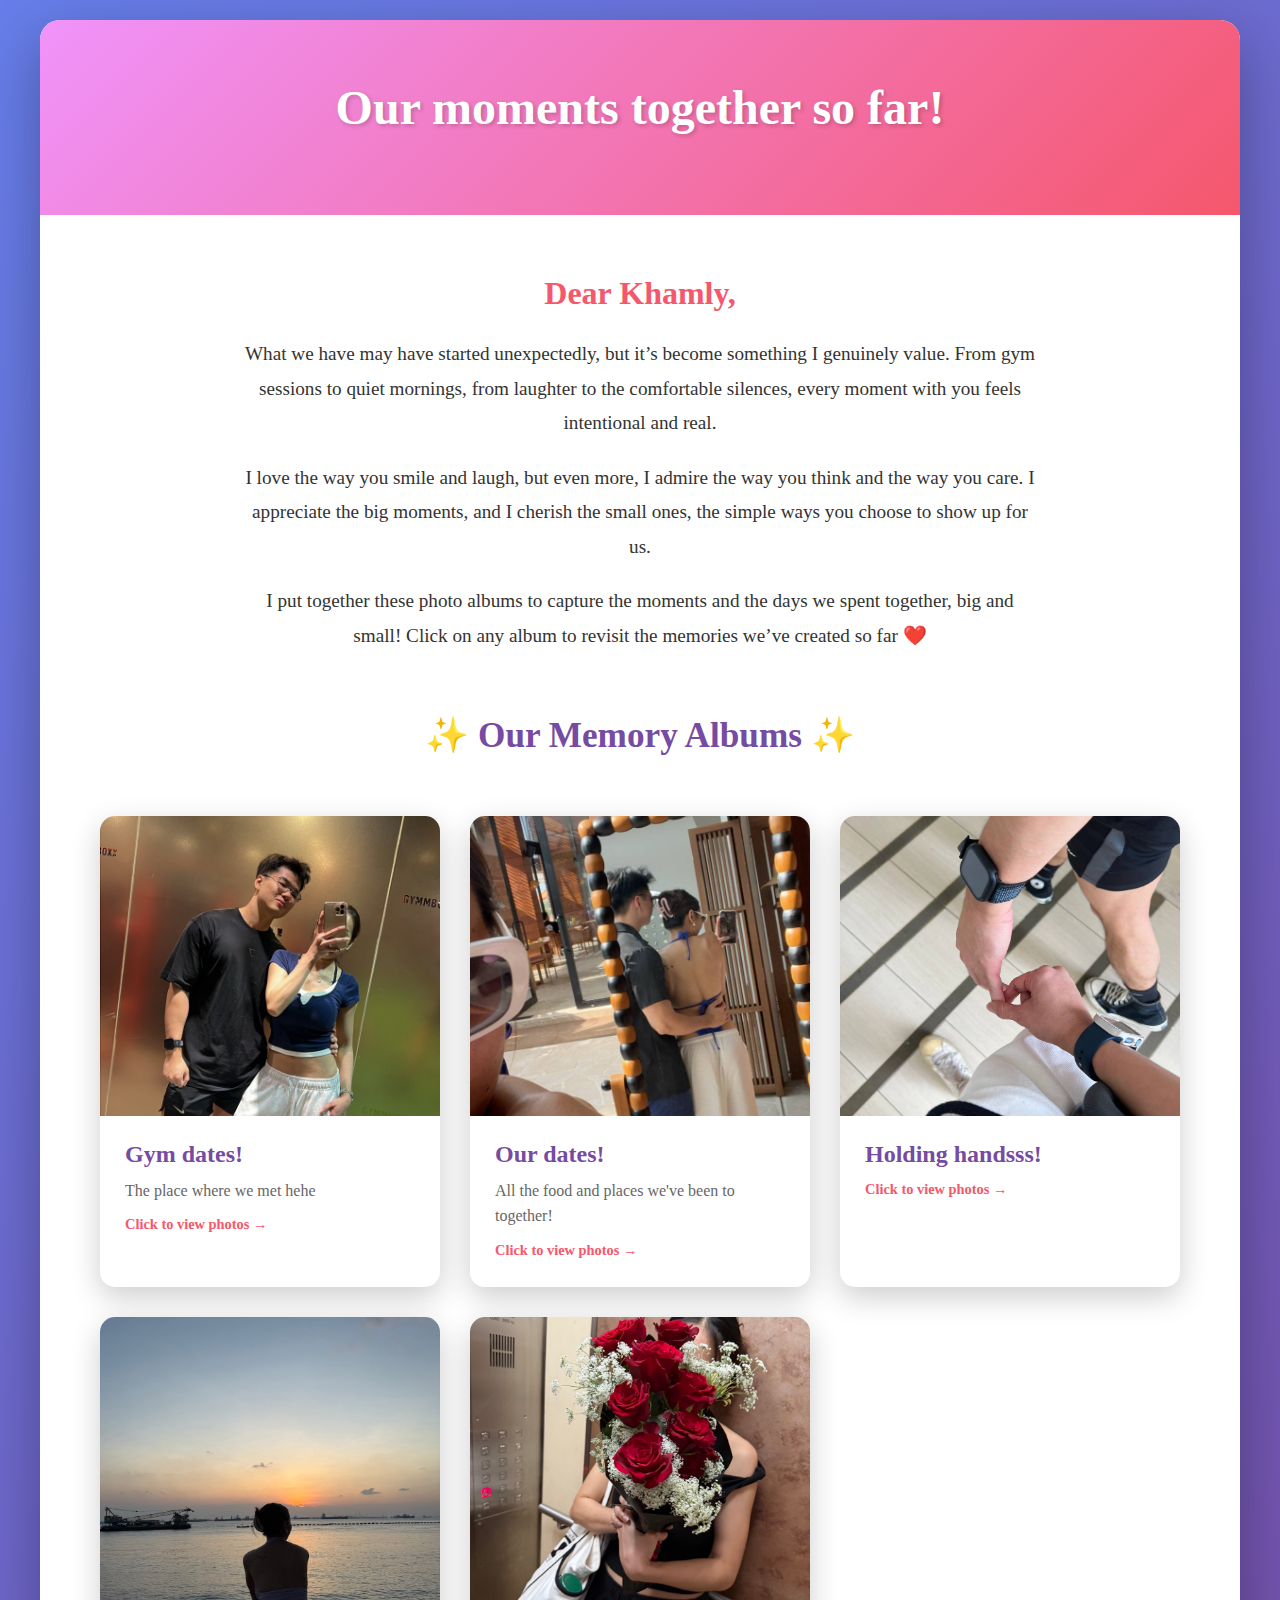
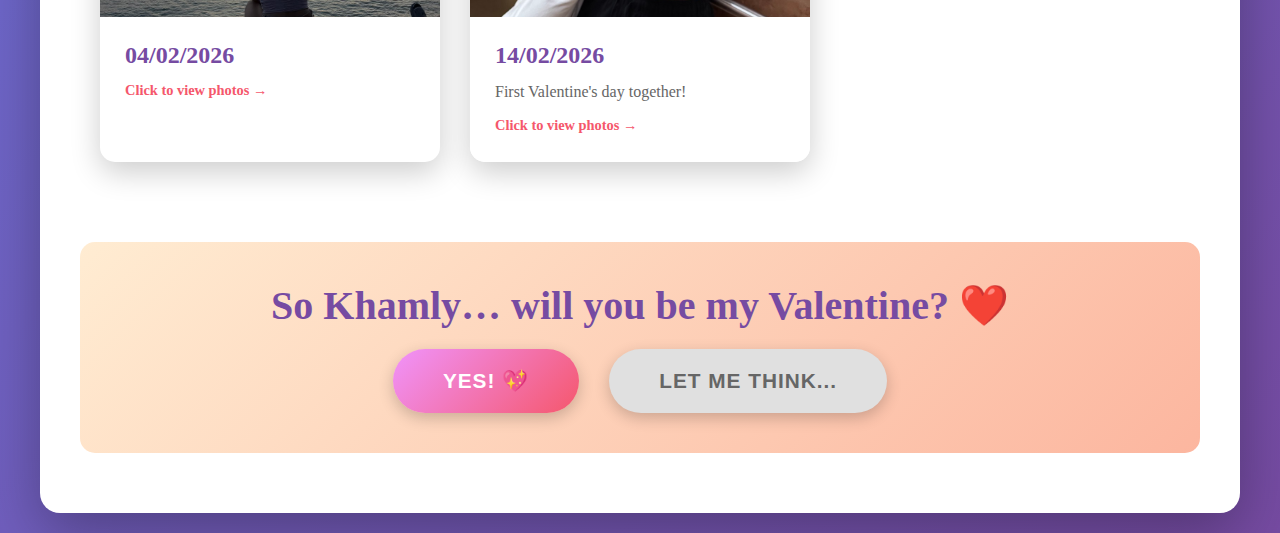
<file: index.html>
<!DOCTYPE html>
<html lang="en">
<head>
    <meta charset="UTF-8">
    <meta name="viewport" content="width=device-width, initial-scale=1.0">
    <title>Will You Be My Valentine? 💕</title>
    <link rel="stylesheet" href="style.css">
</head>
<body>
    <div class="hearts" id="hearts"></div>
    
    <div class="container">
        <div class="header">
            <h1>Our moments together so far!</h1>
        </div>

        <div class="content">
            <div class="message">
                <h2>Dear Khamly,</h2>
                <p>
                    What we have may have started unexpectedly, but it’s become something I genuinely value. From gym sessions to quiet mornings, from laughter to the comfortable silences, every moment with you feels intentional and real.
                </p>
                <p>
                    I love the way you smile and laugh, but even more, I admire the way you think and the way you care.  I appreciate the big moments, and I cherish the small ones, the simple ways you choose to show up for us.
                </p>

                <p>
                    I put together these photo albums to capture the moments and the days we spent together, big and small!
                    Click on any album to revisit the memories we’ve created so far ❤️
                </p>    
            </div>

            <div class="albums-section">
                <h2>✨ Our Memory Albums ✨</h2>
                <div class="albums-grid">
                    
                    <!-- Album 1 -->
                    <a href="album-gym-dates.html" class="album-card">
                        <img src="images/gym1.jpg" alt="Our First Date" class="album-cover">
                        <div class="album-info">
                            <h3>Gym dates!</h3>
                            <p>The place where we met hehe</p>
                            <p class="photo-count">Click to view photos →</p>
                        </div>
                    </a>

                    <!-- Album 2 -->
                    <a href="album-dates.html" class="album-card">
                        <img src="images/tgt.jpg" alt="Our First Date" class="album-cover">
                        <div class="album-info">
                            <h3>Our dates!</h3>
                            <p>All the food and places we've been to together!</p>
                            <p class="photo-count">Click to view photos →</p>
                        </div>
                    </a>

                    <!-- Album 3 -->
                    <a href="album-special-moments.html" class="album-card">
                        <img src="images/holdhands1.jpg" alt="Our First Date" class="album-cover">
                        <div class="album-info">
                            <h3>Holding handsss!</h3>
                            <p class="photo-count">Click to view photos →</p>
                        </div>
                    </a>

                    <!-- Album 4 -->
                    <a href="album-everyday-love.html" class="album-card">
                        <img src="images/04.jpg" alt="Our First Date" class="album-cover">
                        <div class="album-info">
                            <h3>04/02/2026</h3>
                            <p class="photo-count">Click to view photos →</p>
                        </div>
                    </a>

                    <!-- Album 5 -->
                    <a href="album-14th.html" class="album-card">
                        <img src="images/valentine (4).jpg" alt="Our First Date" class="album-cover">
                        <div class="album-info">
                            <h3>14/02/2026</h3>
                            <p>First Valentine's day together!</p>
                            <p class="photo-count">Click to view photos →</p>
                        </div>
                    </a>
                </div>
            </div>

            <div class="response-section">
    <h1 style="font-size: 2.5em; margin-bottom: 20px; color: #764ba2;"> So Khamly… will you be my Valentine? ❤️</h1>
    <div class="buttons">
                    <button class="btn btn-yes" onclick="sayYes()">Yes! 💖</button>
                    <button class="btn btn-no" onclick="sayNo()">Let me think...</button>
                </div>
            </div>
        </div>
    </div>

    <script>
        function sayYes() {
            const heartsContainer = document.getElementById('hearts');
            for (let i = 0; i < 30; i++) {
                setTimeout(() => {
                    const heart = document.createElement('div');
                    heart.className = 'heart';
                    heart.innerHTML = '❤️';
                    heart.style.left = Math.random() * 100 + '%';
                    heart.style.animationDelay = Math.random() * 2 + 's';
                    heartsContainer.appendChild(heart);
                    
                    setTimeout(() => heart.remove(), 6000);
                }, i * 100);
            }

            alert('🎉 Yay! You just made me the happiest person alive! 💕');
        }

        function sayNo() {
            const noButton = event.target;
            const responses = [
                "Are you sure? 🥺",
                "Please reconsider? 💔",
                "Just think about it? 🤔",
                "My heart is breaking... 😢",
                "One more chance? 🙏"
            ];
            
            const randomResponse = responses[Math.floor(Math.random() * responses.length)];
            noButton.textContent = randomResponse;
            
            const yesButton = document.querySelector('.btn-yes');
            const currentSize = parseFloat(window.getComputedStyle(yesButton).fontSize);
            yesButton.style.fontSize = (currentSize + 2) + 'px';
            yesButton.style.padding = '22px 55px';
        }
    </script>
</body>
</html>
</file>
<file: style.css>
* {
            margin: 0;
            padding: 0;
            box-sizing: border-box;
        }

        body {
            font-family: 'Georgia', serif;
            background: linear-gradient(135deg, #667eea 0%, #764ba2 100%);
            min-height: 100vh;
            padding: 20px;
        }

        .container {
            max-width: 1200px;
            margin: 0 auto;
            background: white;
            border-radius: 20px;
            box-shadow: 0 20px 60px rgba(0, 0, 0, 0.3);
            overflow: hidden;
        }

        .header {
            background: linear-gradient(135deg, #f093fb 0%, #f5576c 100%);
            padding: 60px 40px;
            text-align: center;
            color: white;
        }

        .header h1 {
            font-size: 3em;
            margin-bottom: 20px;
            text-shadow: 2px 2px 4px rgba(0, 0, 0, 0.2);
            animation: pulse 2s ease-in-out infinite;
        }

        .header p {
            font-size: 1.3em;
            font-style: italic;
            opacity: 0.95;
        }

        @keyframes pulse {
            0%, 100% { transform: scale(1); }
            50% { transform: scale(1.05); }
        }

        .content {
            padding: 60px 40px;
        }

        .message {
            text-align: center;
            max-width: 800px;
            margin: 0 auto 60px;
        }

        .message h2 {
            color: #f5576c;
            font-size: 2em;
            margin-bottom: 25px;
        }

        .message p {
            font-size: 1.2em;
            line-height: 1.8;
            color: #333;
            margin-bottom: 20px;
        }

        .albums-section {
            margin: 60px 0;
        }

        .albums-section h2 {
            text-align: center;
            color: #764ba2;
            font-size: 2.2em;
            margin-bottom: 40px;
        }

        .albums-grid {
            display: grid;
            grid-template-columns: repeat(auto-fit, minmax(300px, 1fr));
            gap: 30px;
            padding: 20px;
        }

        .album-card {
            position: relative;
            border-radius: 15px;
            overflow: hidden;
            box-shadow: 0 10px 30px rgba(0, 0, 0, 0.2);
            transition: transform 0.3s ease, box-shadow 0.3s ease;
            cursor: pointer;
            text-decoration: none;
            color: inherit;
            display: block;
        }

        .album-card:hover {
            transform: translateY(-10px);
            box-shadow: 0 15px 40px rgba(0, 0, 0, 0.3);
        }

        .album-cover {
            width: 100%;
            height: 300px;
            object-fit: cover;
            display: block;
        }

        .album-placeholder {
            width: 100%;
            height: 300px;
            background: linear-gradient(135deg, #ffecd2 0%, #fcb69f 100%);
            display: flex;
            align-items: center;
            justify-content: center;
            font-size: 4em;
        }

        .album-info {
            padding: 25px;
            background: white;
        }

        .album-info h3 {
            color: #764ba2;
            font-size: 1.5em;
            margin-bottom: 10px;
        }

        .album-info p {
            color: #666;
            font-size: 1em;
            line-height: 1.6;
        }

        .album-info .photo-count {
            color: #f5576c;
            font-weight: bold;
            margin-top: 10px;
            font-size: 0.9em;
        }

        .response-section {
            text-align: center;
            padding: 40px;
            background: linear-gradient(135deg, #ffecd2 0%, #fcb69f 100%);
            border-radius: 15px;
            margin-top: 60px;
        }

        .response-section h2 {
            color: #764ba2;
            font-size: 2.5em;
            margin-bottom: 30px;
        }

        .buttons {
            display: flex;
            gap: 30px;
            justify-content: center;
            flex-wrap: wrap;
        }

        .btn {
            padding: 20px 50px;
            font-size: 1.3em;
            border: none;
            border-radius: 50px;
            cursor: pointer;
            transition: all 0.3s ease;
            font-weight: bold;
            text-transform: uppercase;
            letter-spacing: 1px;
            box-shadow: 0 5px 15px rgba(0, 0, 0, 0.2);
        }

        .btn-yes {
            background: linear-gradient(135deg, #f093fb 0%, #f5576c 100%);
            color: white;
        }

        .btn-yes:hover {
            transform: scale(1.1);
            box-shadow: 0 8px 25px rgba(245, 87, 108, 0.4);
        }

        .btn-no {
            background: #e0e0e0;
            color: #666;
        }

        .btn-no:hover {
            background: #d0d0d0;
            transform: scale(0.95);
        }

        .hearts {
            position: fixed;
            top: 0;
            left: 0;
            width: 100%;
            height: 100%;
            pointer-events: none;
            overflow: hidden;
            z-index: 9999;
        }

        .heart {
            position: absolute;
            font-size: 30px;
            opacity: 0;
            animation: float 6s ease-in-out;
        }

        @keyframes float {
            0% {
                transform: translateY(100vh) rotate(0deg);
                opacity: 1;
            }
            100% {
                transform: translateY(-100vh) rotate(360deg);
                opacity: 0;
            }
        }

        @media (max-width: 768px) {
            .header h1 {
                font-size: 2em;
            }

            .header p {
                font-size: 1em;
            }

            .message h2 {
                font-size: 1.5em;
            }

            .message p {
                font-size: 1em;
            }

            .albums-grid {
                grid-template-columns: 1fr;
                gap: 20px;
            }

            .response-section h2 {
                font-size: 1.8em;
            }

            .btn {
                padding: 15px 35px;
                font-size: 1.1em;
            }
        }
</file>
